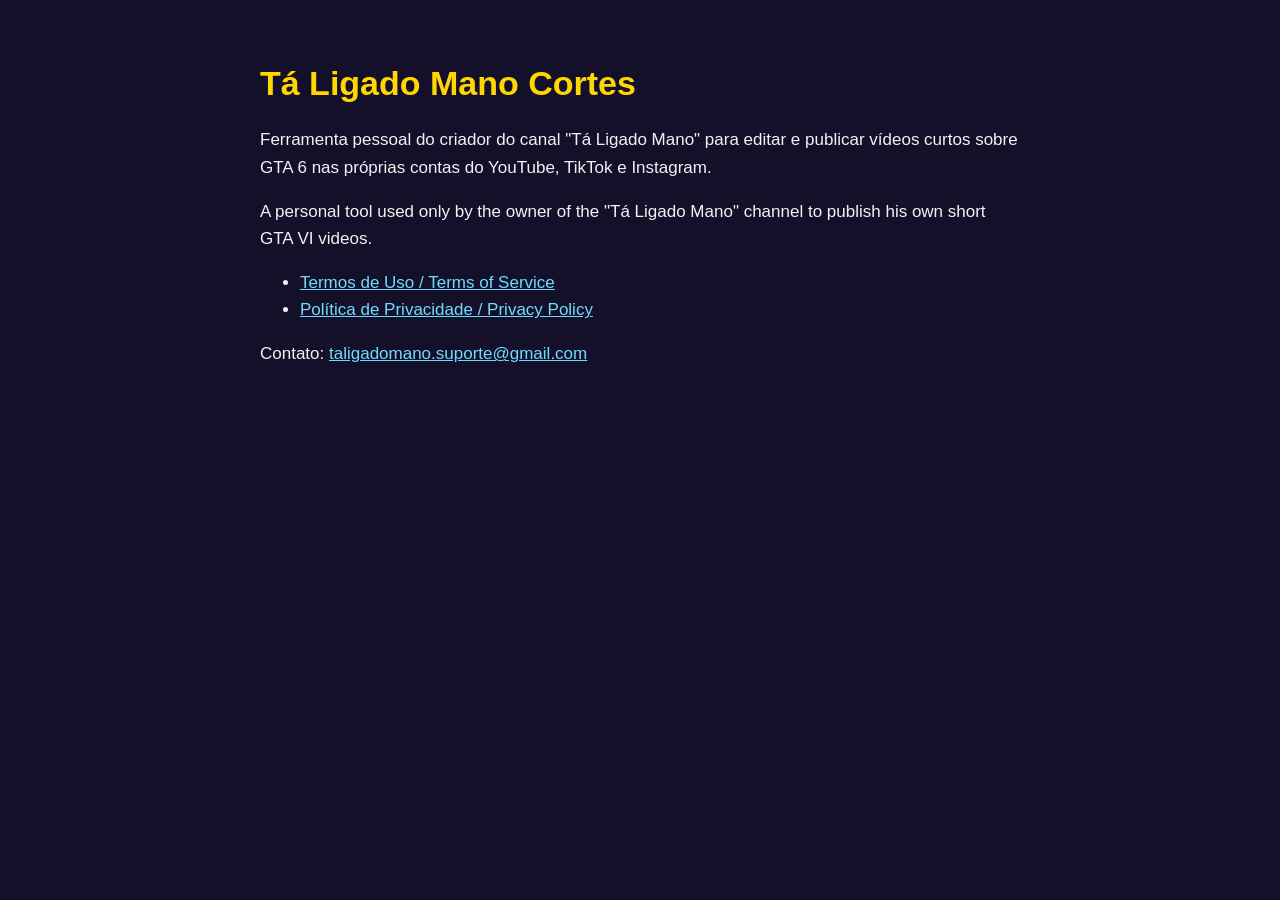
<file: index.html>
<!doctype html>
<html lang="pt-BR">
<head>
<meta charset="utf-8">
<meta name="viewport" content="width=device-width, initial-scale=1">
<title>Tá Ligado Mano Cortes</title>
<link rel="stylesheet" href="estilo.css">
</head>
<body>
<main>
<h1>Tá Ligado Mano Cortes</h1>
<p>Ferramenta pessoal do criador do canal "Tá Ligado Mano" para editar e publicar vídeos curtos sobre GTA 6
nas próprias contas do YouTube, TikTok e Instagram.</p>
<p>A personal tool used only by the owner of the "Tá Ligado Mano" channel to publish his own short GTA VI videos.</p>
<ul>
<li><a href="termos/">Termos de Uso / Terms of Service</a></li>
<li><a href="privacidade/">Política de Privacidade / Privacy Policy</a></li>
</ul>
<p>Contato: <a href="mailto:taligadomano.suporte@gmail.com">taligadomano.suporte@gmail.com</a></p>
</main>
</body>
</html>
</file>
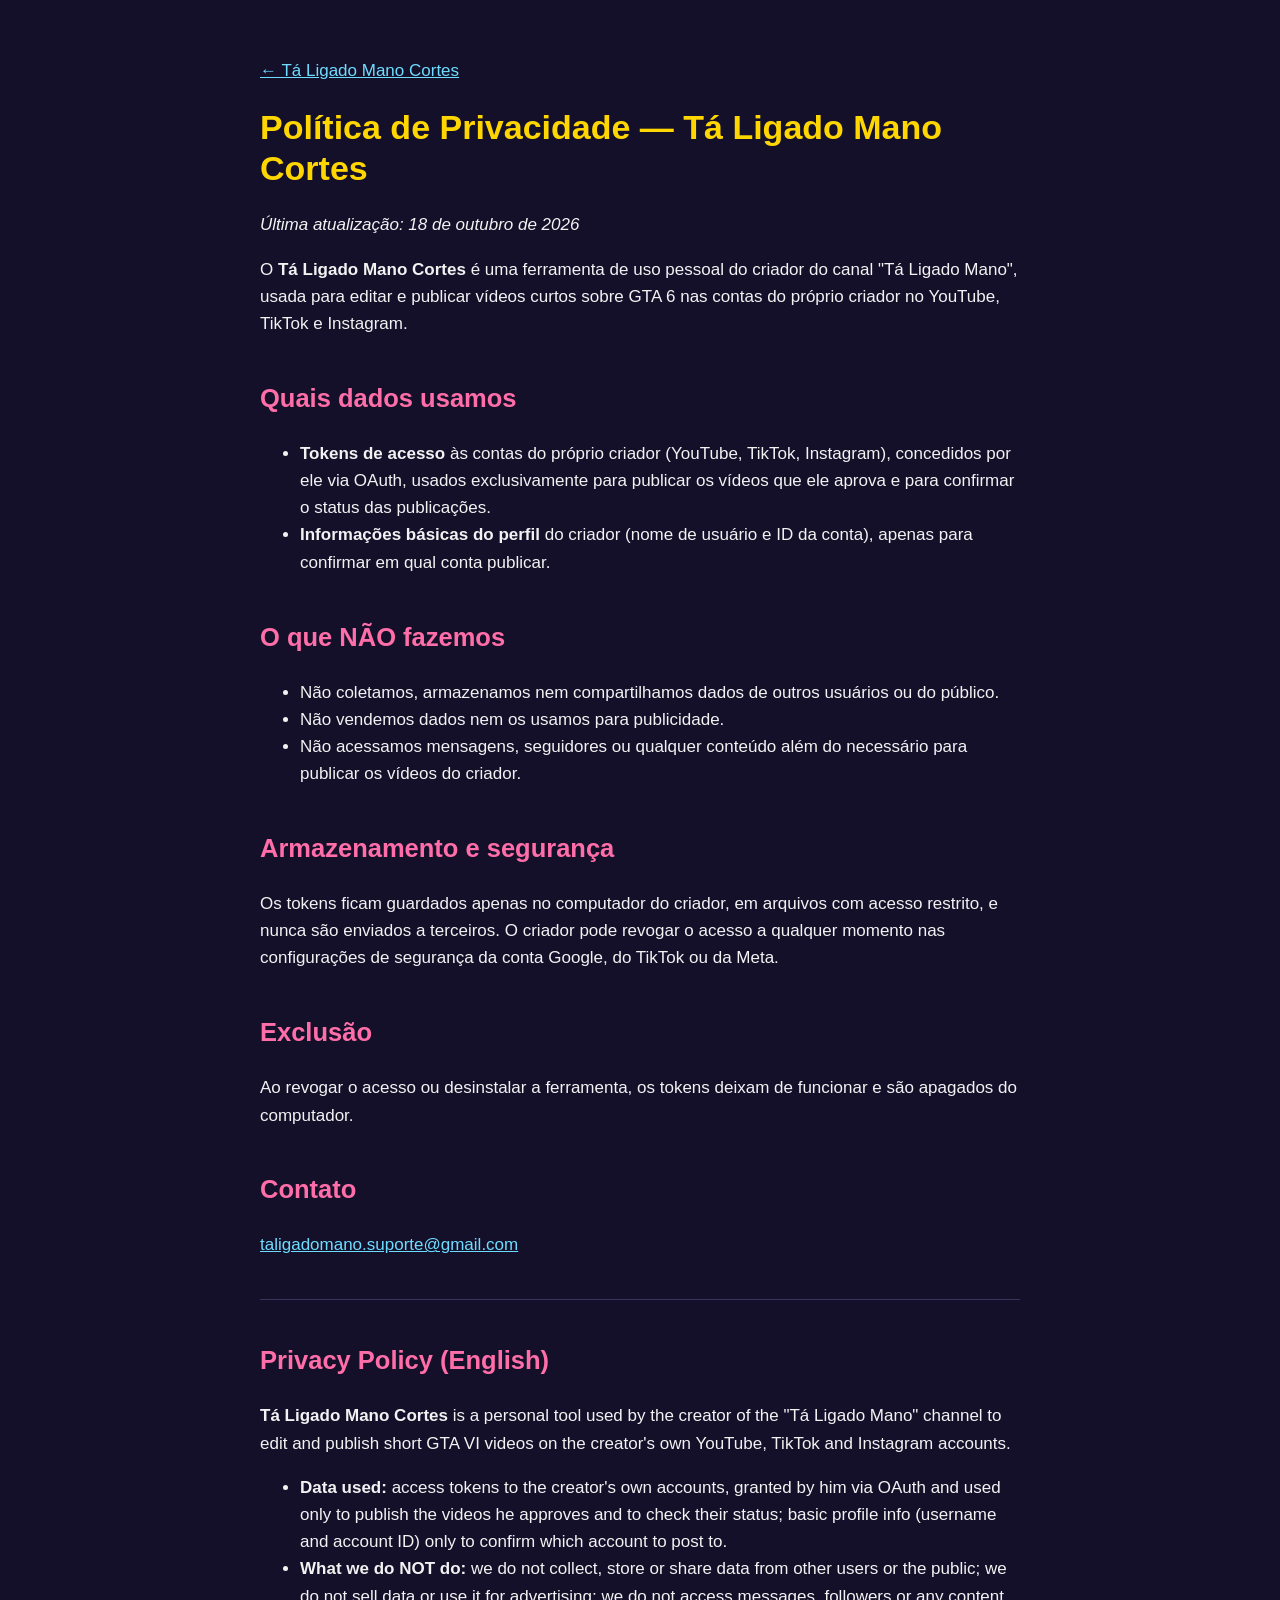
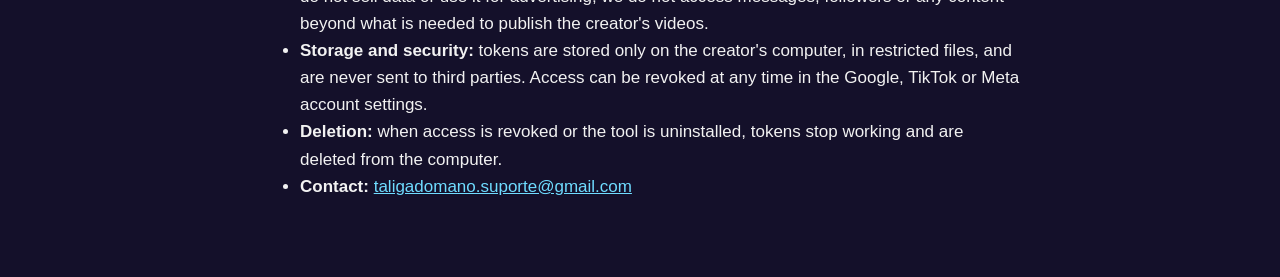
<file: privacidade/index.html>
<!doctype html>
<html lang="pt-BR">
<head>
<meta charset="utf-8">
<meta name="viewport" content="width=device-width, initial-scale=1">
<title>Política de Privacidade — Tá Ligado Mano Cortes</title>
<link rel="stylesheet" href="../estilo.css">
</head>
<body>
<main>
<p><a href="../">← Tá Ligado Mano Cortes</a></p>
<h1>Política de Privacidade — Tá Ligado Mano Cortes</h1>
<p><em>Última atualização: 18 de outubro de 2026</em></p>
<p>O <strong>Tá Ligado Mano Cortes</strong> é uma ferramenta de uso pessoal do criador do canal "Tá Ligado Mano",
usada para editar e publicar vídeos curtos sobre GTA 6 nas contas do próprio criador no YouTube, TikTok e
Instagram.</p>
<h2>Quais dados usamos</h2>
<ul>
<li><strong>Tokens de acesso</strong> às contas do próprio criador (YouTube, TikTok, Instagram), concedidos por ele
via OAuth, usados exclusivamente para publicar os vídeos que ele aprova e para confirmar o status das
publicações.</li>
<li><strong>Informações básicas do perfil</strong> do criador (nome de usuário e ID da conta), apenas para confirmar
em qual conta publicar.</li>
</ul>
<h2>O que NÃO fazemos</h2>
<ul>
<li>Não coletamos, armazenamos nem compartilhamos dados de outros usuários ou do público.</li>
<li>Não vendemos dados nem os usamos para publicidade.</li>
<li>Não acessamos mensagens, seguidores ou qualquer conteúdo além do necessário para publicar os vídeos do
criador.</li>
</ul>
<h2>Armazenamento e segurança</h2>
<p>Os tokens ficam guardados apenas no computador do criador, em arquivos com acesso restrito, e nunca são enviados a
terceiros. O criador pode revogar o acesso a qualquer momento nas configurações de segurança da conta Google, do
TikTok ou da Meta.</p>
<h2>Exclusão</h2>
<p>Ao revogar o acesso ou desinstalar a ferramenta, os tokens deixam de funcionar e são apagados do computador.</p>
<h2>Contato</h2>
<p><a href="mailto:taligadomano.suporte@gmail.com">taligadomano.suporte@gmail.com</a></p>
<hr>
<h2>Privacy Policy (English)</h2>
<p><strong>Tá Ligado Mano Cortes</strong> is a personal tool used by the creator of the "Tá Ligado Mano" channel to
edit and publish short GTA VI videos on the creator's own YouTube, TikTok and Instagram accounts.</p>
<ul>
<li><strong>Data used:</strong> access tokens to the creator's own accounts, granted by him via OAuth and used only to
publish the videos he approves and to check their status; basic profile info (username and account ID) only to
confirm which account to post to.</li>
<li><strong>What we do NOT do:</strong> we do not collect, store or share data from other users or the public; we do
not sell data or use it for advertising; we do not access messages, followers or any content beyond what is needed
to publish the creator's videos.</li>
<li><strong>Storage and security:</strong> tokens are stored only on the creator's computer, in restricted files, and
are never sent to third parties. Access can be revoked at any time in the Google, TikTok or Meta account
settings.</li>
<li><strong>Deletion:</strong> when access is revoked or the tool is uninstalled, tokens stop working and are deleted
from the computer.</li>
<li><strong>Contact:</strong> <a href="mailto:taligadomano.suporte@gmail.com">taligadomano.suporte@gmail.com</a></li>
</ul>
</main>
</body>
</html>
</file>
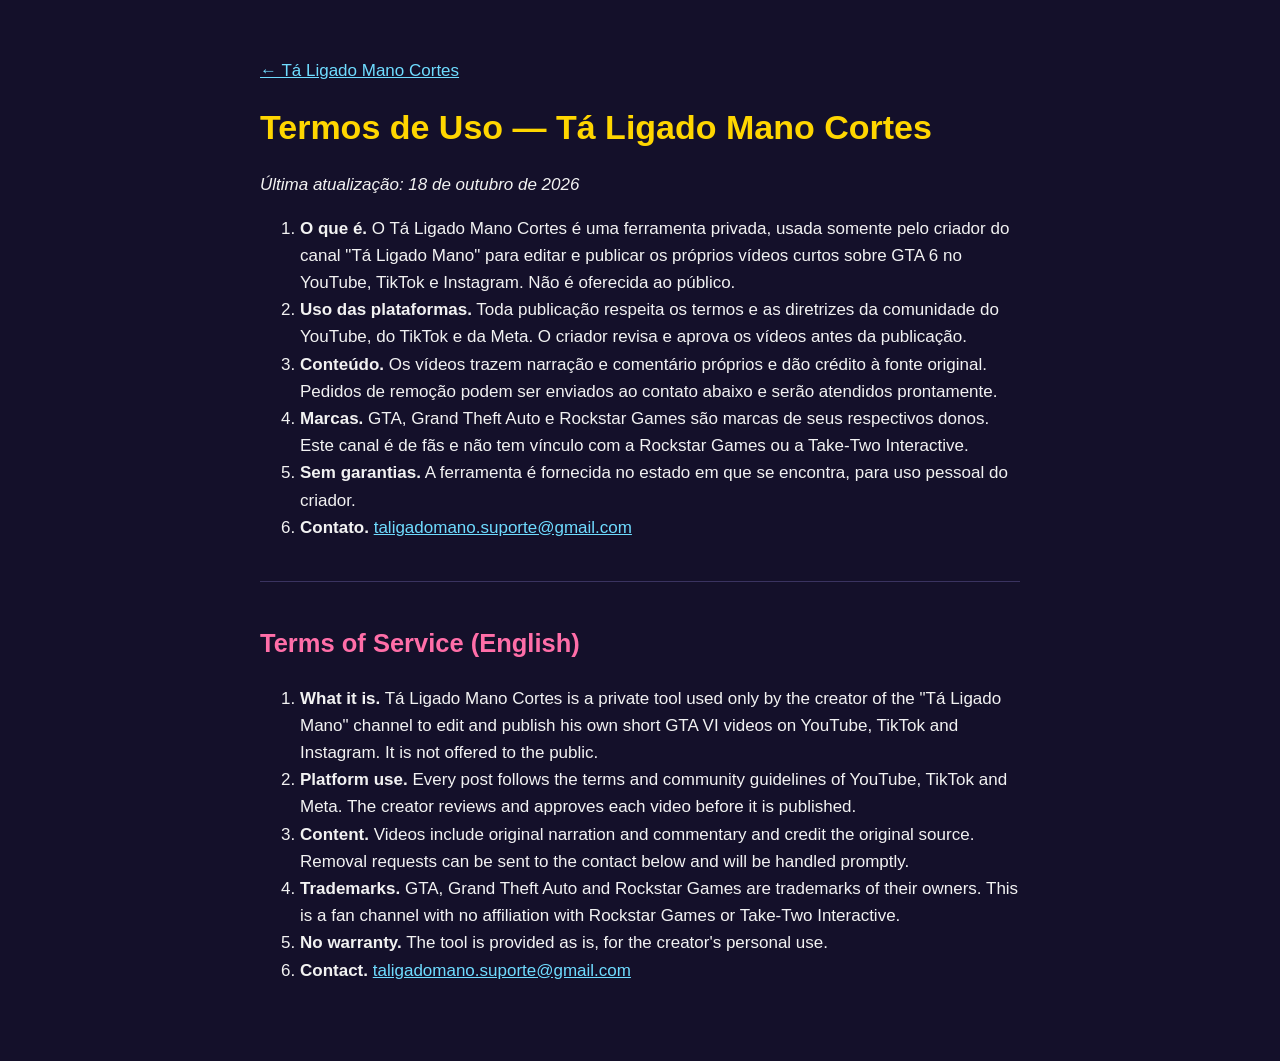
<file: termos/index.html>
<!doctype html>
<html lang="pt-BR">
<head>
<meta charset="utf-8">
<meta name="viewport" content="width=device-width, initial-scale=1">
<title>Termos de Uso — Tá Ligado Mano Cortes</title>
<link rel="stylesheet" href="../estilo.css">
</head>
<body>
<main>
<p><a href="../">← Tá Ligado Mano Cortes</a></p>
<h1>Termos de Uso — Tá Ligado Mano Cortes</h1>
<p><em>Última atualização: 18 de outubro de 2026</em></p>
<ol>
<li><strong>O que é.</strong> O Tá Ligado Mano Cortes é uma ferramenta privada, usada somente pelo criador do canal
"Tá Ligado Mano" para editar e publicar os próprios vídeos curtos sobre GTA 6 no YouTube, TikTok e Instagram.
Não é oferecida ao público.</li>
<li><strong>Uso das plataformas.</strong> Toda publicação respeita os termos e as diretrizes da comunidade do
YouTube, do TikTok e da Meta. O criador revisa e aprova os vídeos antes da publicação.</li>
<li><strong>Conteúdo.</strong> Os vídeos trazem narração e comentário próprios e dão crédito à fonte original.
Pedidos de remoção podem ser enviados ao contato abaixo e serão atendidos prontamente.</li>
<li><strong>Marcas.</strong> GTA, Grand Theft Auto e Rockstar Games são marcas de seus respectivos donos. Este canal
é de fãs e não tem vínculo com a Rockstar Games ou a Take-Two Interactive.</li>
<li><strong>Sem garantias.</strong> A ferramenta é fornecida no estado em que se encontra, para uso pessoal do
criador.</li>
<li><strong>Contato.</strong> <a href="mailto:taligadomano.suporte@gmail.com">taligadomano.suporte@gmail.com</a></li>
</ol>
<hr>
<h2>Terms of Service (English)</h2>
<ol>
<li><strong>What it is.</strong> Tá Ligado Mano Cortes is a private tool used only by the creator of the
"Tá Ligado Mano" channel to edit and publish his own short GTA VI videos on YouTube, TikTok and Instagram. It is not
offered to the public.</li>
<li><strong>Platform use.</strong> Every post follows the terms and community guidelines of YouTube, TikTok and Meta.
The creator reviews and approves each video before it is published.</li>
<li><strong>Content.</strong> Videos include original narration and commentary and credit the original source.
Removal requests can be sent to the contact below and will be handled promptly.</li>
<li><strong>Trademarks.</strong> GTA, Grand Theft Auto and Rockstar Games are trademarks of their owners. This is a fan
channel with no affiliation with Rockstar Games or Take-Two Interactive.</li>
<li><strong>No warranty.</strong> The tool is provided as is, for the creator's personal use.</li>
<li><strong>Contact.</strong> <a href="mailto:taligadomano.suporte@gmail.com">taligadomano.suporte@gmail.com</a></li>
</ol>
</main>
</body>
</html>
</file>
<file: estilo.css>
body { margin: 0; background: #14102a; color: #f2f2f2; font: 17px/1.6 -apple-system, "Segoe UI", Roboto, sans-serif; }
main { max-width: 760px; margin: 0 auto; padding: 40px 22px 60px; }
h1 { color: #ffd600; line-height: 1.2; }
h2 { color: #ff6ea8; margin-top: 1.6em; }
a { color: #6fdcff; }
img { border-radius: 50%; border: 4px solid #fff; }
hr { border: 0; border-top: 1px solid #3a3360; margin: 40px 0; }
</file>
